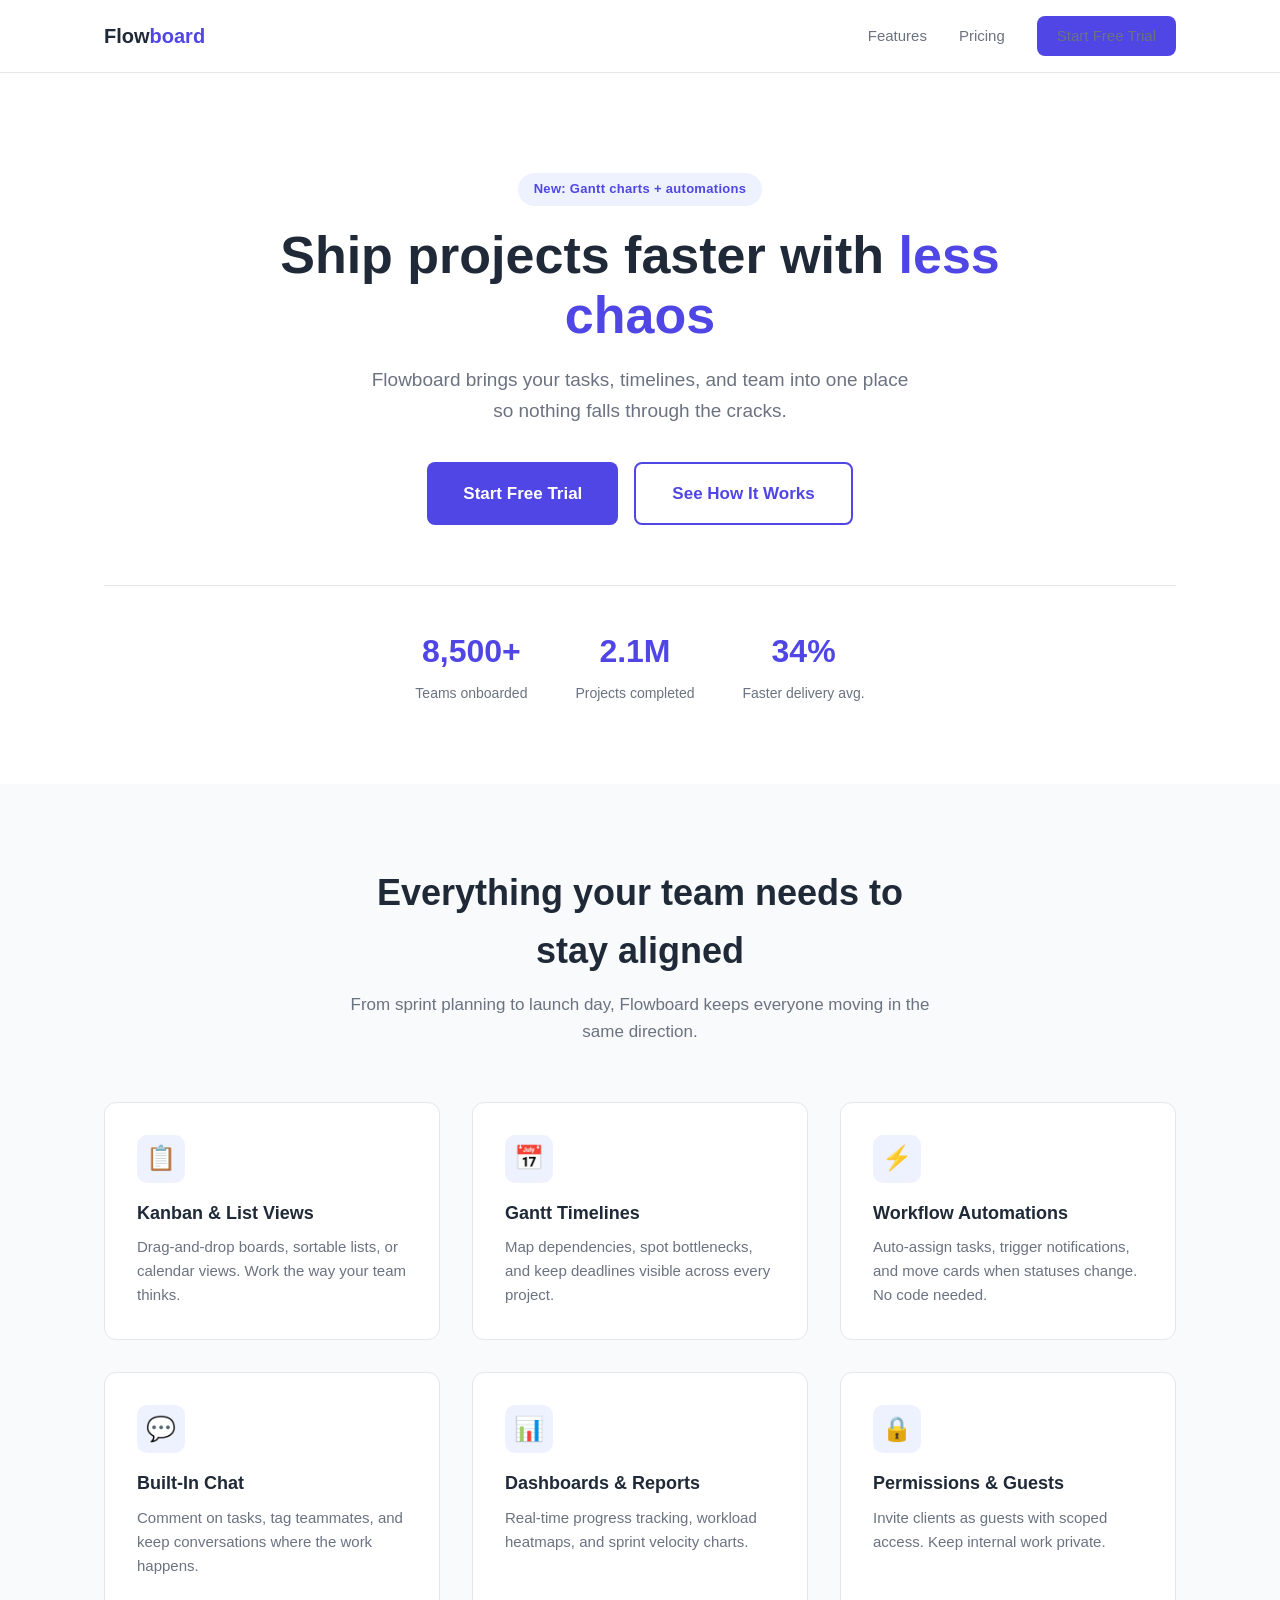
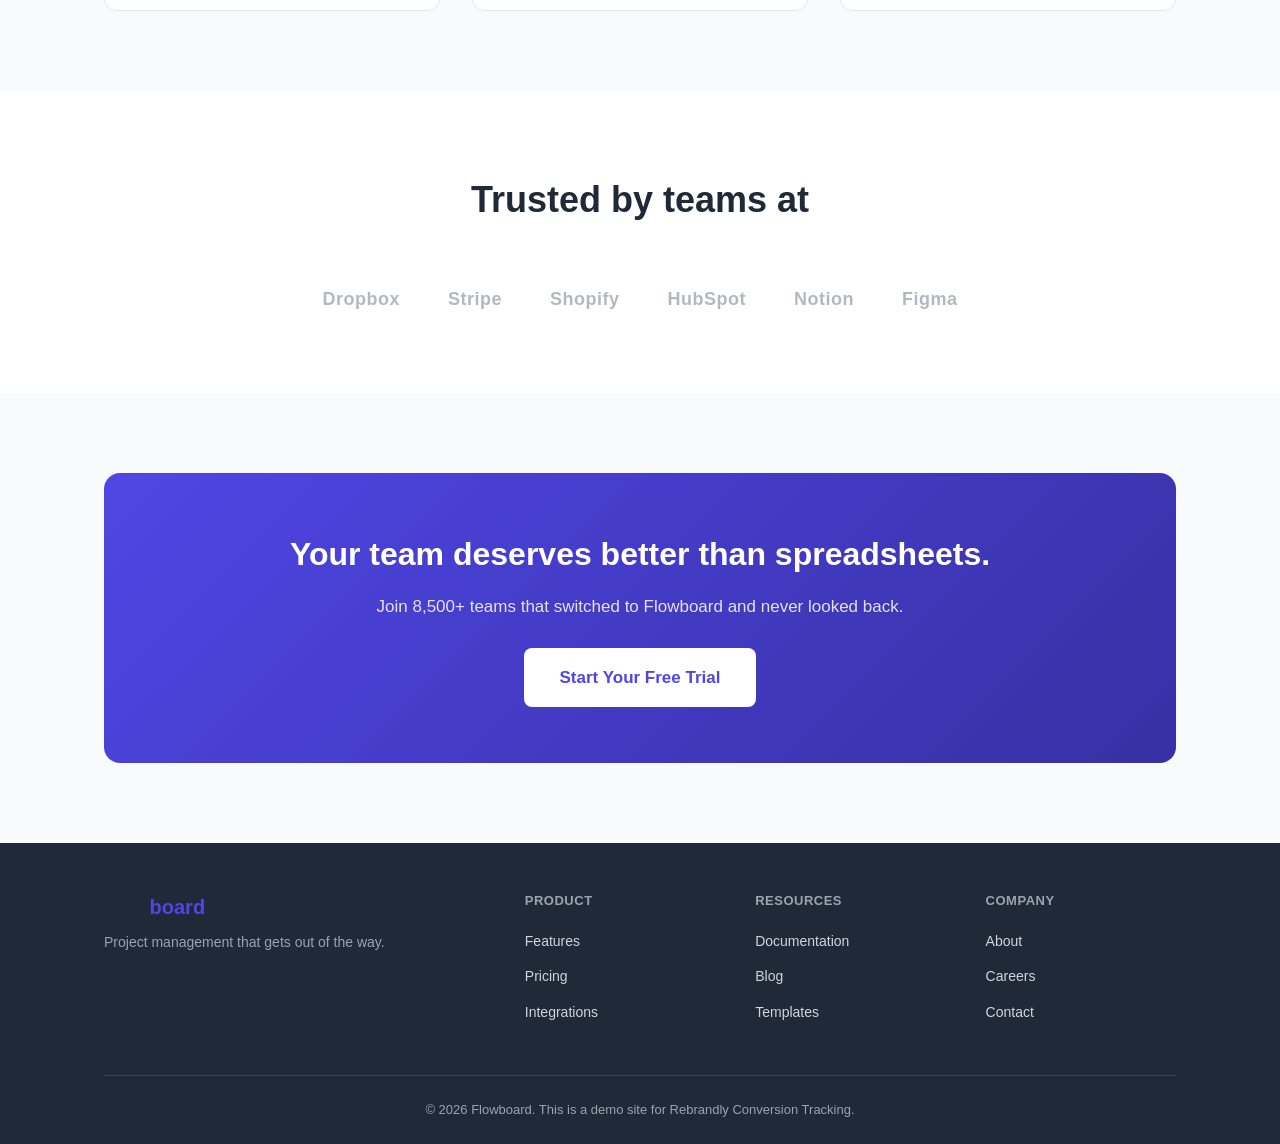
<file: index.html>
<!DOCTYPE html>
<html lang="en">
<head>
  <meta charset="UTF-8">
  <meta name="viewport" content="width=device-width, initial-scale=1.0">
  <title>Flowboard — Project Management for Modern Teams</title>
  <link rel="stylesheet" href="css/styles.css">

  <script src="https://cdn.test.rebrandly.com/sdk/v1/rbly.min.js" data-api-key="cf4e229e40244202b5a986dd4e06c159"></script>

</head>
<body>

  <!-- Nav -->
  <nav class="nav">
    <div class="container">
      <a href="index.html" class="nav__logo"><span>Flow</span>board</a>
      <ul class="nav__links">
        <li><a href="features.html">Features</a></li>
        <li><a href="pricing.html">Pricing</a></li>
        <li><a href="signup.html" class="btn btn--small btn--primary"
               data-ct-event="cta_click" data-ct-cta="nav">Start Free Trial</a></li>
      </ul>
    </div>
  </nav>

  <!-- Hero -->
  <section class="hero">
    <div class="container">
      <span class="hero__badge">New: Gantt charts + automations</span>
      <h1>Ship projects faster with <span>less chaos</span></h1>
      <p>Flowboard brings your tasks, timelines, and team into one place so nothing falls through the cracks.</p>
      <div class="hero__actions">
        <a href="signup.html" class="btn btn--primary btn--large"
           data-ct-event="cta_click" data-ct-cta="hero_primary">Start Free Trial</a>
        <a href="features.html" class="btn btn--secondary btn--large"
           data-ct-event="cta_click" data-ct-cta="hero_secondary">See How It Works</a>
      </div>
      <div class="hero__stats">
        <div>
          <div class="hero__stat-number">8,500+</div>
          <div class="hero__stat-label">Teams onboarded</div>
        </div>
        <div>
          <div class="hero__stat-number">2.1M</div>
          <div class="hero__stat-label">Projects completed</div>
        </div>
        <div>
          <div class="hero__stat-number">34%</div>
          <div class="hero__stat-label">Faster delivery avg.</div>
        </div>
      </div>
    </div>
  </section>

  <!-- Features Preview -->
  <section class="section section--alt">
    <div class="container">
      <div class="section__header">
        <h2>Everything your team needs to stay aligned</h2>
        <p>From sprint planning to launch day, Flowboard keeps everyone moving in the same direction.</p>
      </div>
      <div class="feature-grid">
        <div class="feature-card">
          <div class="feature-card__icon">&#128203;</div>
          <h3>Kanban & List Views</h3>
          <p>Drag-and-drop boards, sortable lists, or calendar views. Work the way your team thinks.</p>
        </div>
        <div class="feature-card">
          <div class="feature-card__icon">&#128197;</div>
          <h3>Gantt Timelines</h3>
          <p>Map dependencies, spot bottlenecks, and keep deadlines visible across every project.</p>
        </div>
        <div class="feature-card">
          <div class="feature-card__icon">&#9889;</div>
          <h3>Workflow Automations</h3>
          <p>Auto-assign tasks, trigger notifications, and move cards when statuses change. No code needed.</p>
        </div>
        <div class="feature-card">
          <div class="feature-card__icon">&#128172;</div>
          <h3>Built-In Chat</h3>
          <p>Comment on tasks, tag teammates, and keep conversations where the work happens.</p>
        </div>
        <div class="feature-card">
          <div class="feature-card__icon">&#128202;</div>
          <h3>Dashboards & Reports</h3>
          <p>Real-time progress tracking, workload heatmaps, and sprint velocity charts.</p>
        </div>
        <div class="feature-card">
          <div class="feature-card__icon">&#128274;</div>
          <h3>Permissions & Guests</h3>
          <p>Invite clients as guests with scoped access. Keep internal work private.</p>
        </div>
      </div>
    </div>
  </section>

  <!-- Social Proof -->
  <section class="section">
    <div class="container">
      <div class="section__header">
        <h2>Trusted by teams at</h2>
      </div>
      <div class="logos">
        <span>Dropbox</span>
        <span>Stripe</span>
        <span>Shopify</span>
        <span>HubSpot</span>
        <span>Notion</span>
        <span>Figma</span>
      </div>
    </div>
  </section>

  <!-- CTA Banner -->
  <section class="section section--alt">
    <div class="container">
      <div class="cta-banner">
        <h2>Your team deserves better than spreadsheets.</h2>
        <p>Join 8,500+ teams that switched to Flowboard and never looked back.</p>
        <a href="signup.html" class="btn btn--large"
           data-ct-event="cta_click" data-ct-cta="bottom_banner">Start Your Free Trial</a>
      </div>
    </div>
  </section>

  <!-- Footer -->
  <footer class="footer">
    <div class="container">
      <div class="footer__grid">
        <div class="footer__brand">
          <div class="nav__logo"><span>Flow</span>board</div>
          <p>Project management that gets out of the way.</p>
        </div>
        <div>
          <h4>Product</h4>
          <ul>
            <li><a href="features.html">Features</a></li>
            <li><a href="pricing.html">Pricing</a></li>
            <li><a href="#">Integrations</a></li>
          </ul>
        </div>
        <div>
          <h4>Resources</h4>
          <ul>
            <li><a href="#">Documentation</a></li>
            <li><a href="#">Blog</a></li>
            <li><a href="#">Templates</a></li>
          </ul>
        </div>
        <div>
          <h4>Company</h4>
          <ul>
            <li><a href="#">About</a></li>
            <li><a href="#">Careers</a></li>
            <li><a href="#">Contact</a></li>
          </ul>
        </div>
      </div>
      <div class="footer__bottom">
        &copy; 2026 Flowboard. This is a demo site for Rebrandly Conversion Tracking.
      </div>
    </div>
  </footer>

  <script src="js/demo-events.js"></script>
</body>
</html>
</file>
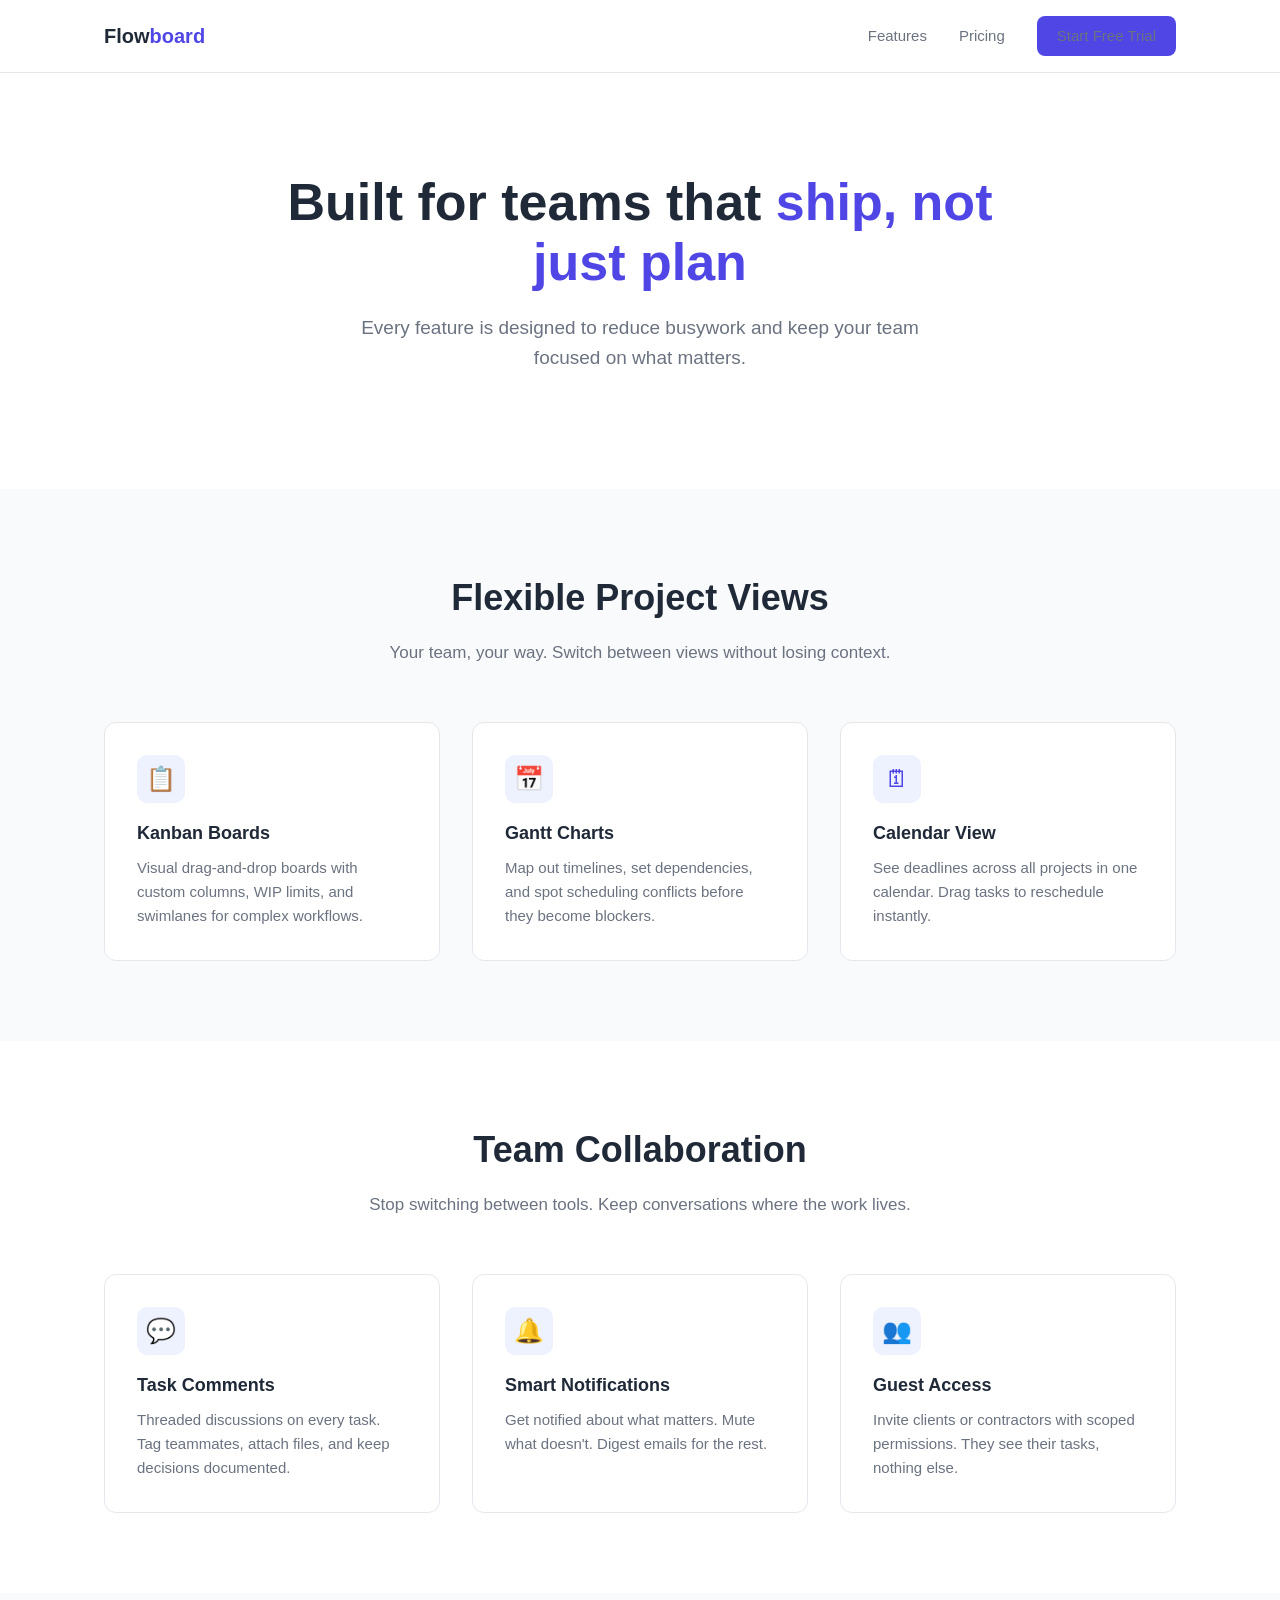
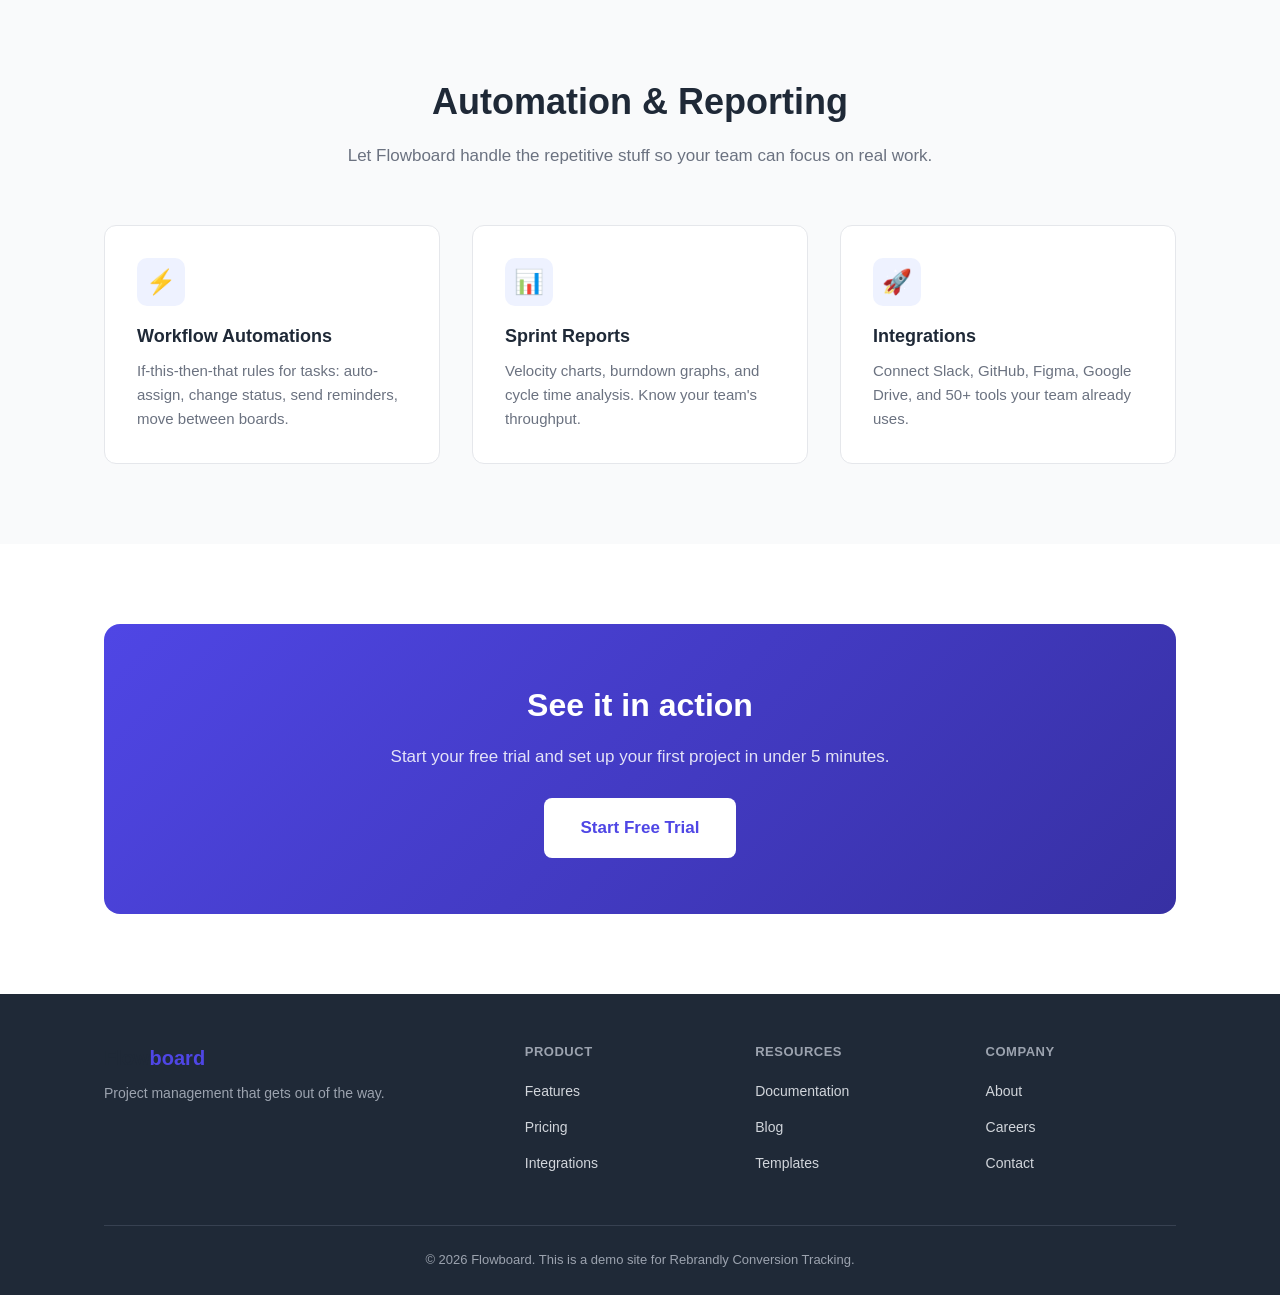
<file: features.html>
<!DOCTYPE html>
<html lang="en">
<head>
  <meta charset="UTF-8">
  <meta name="viewport" content="width=device-width, initial-scale=1.0">
  <title>Features — Flowboard</title>
  <link rel="stylesheet" href="css/styles.css">

  <script src="https://cdn.test.rebrandly.com/sdk/v1/rbly.min.js" data-api-key="cf4e229e40244202b5a986dd4e06c159"></script>

</head>
<body>

  <!-- Nav -->
  <nav class="nav">
    <div class="container">
      <a href="index.html" class="nav__logo"><span>Flow</span>board</a>
      <ul class="nav__links">
        <li><a href="features.html">Features</a></li>
        <li><a href="pricing.html">Pricing</a></li>
        <li><a href="signup.html" class="btn btn--small btn--primary"
               data-ct-event="cta_click" data-ct-cta="nav">Start Free Trial</a></li>
      </ul>
    </div>
  </nav>

  <!-- Hero -->
  <section class="hero">
    <div class="container">
      <h1>Built for teams that <span>ship, not just plan</span></h1>
      <p>Every feature is designed to reduce busywork and keep your team focused on what matters.</p>
    </div>
  </section>

  <!-- Feature Sections -->
  <section class="section section--alt">
    <div class="container">
      <div class="section__header">
        <h2>Flexible Project Views</h2>
        <p>Your team, your way. Switch between views without losing context.</p>
      </div>
      <div class="feature-grid">
        <div class="feature-card">
          <div class="feature-card__icon">&#128203;</div>
          <h3>Kanban Boards</h3>
          <p>Visual drag-and-drop boards with custom columns, WIP limits, and swimlanes for complex workflows.</p>
        </div>
        <div class="feature-card">
          <div class="feature-card__icon">&#128197;</div>
          <h3>Gantt Charts</h3>
          <p>Map out timelines, set dependencies, and spot scheduling conflicts before they become blockers.</p>
        </div>
        <div class="feature-card">
          <div class="feature-card__icon">&#128467;</div>
          <h3>Calendar View</h3>
          <p>See deadlines across all projects in one calendar. Drag tasks to reschedule instantly.</p>
        </div>
      </div>
    </div>
  </section>

  <section class="section">
    <div class="container">
      <div class="section__header">
        <h2>Team Collaboration</h2>
        <p>Stop switching between tools. Keep conversations where the work lives.</p>
      </div>
      <div class="feature-grid">
        <div class="feature-card">
          <div class="feature-card__icon">&#128172;</div>
          <h3>Task Comments</h3>
          <p>Threaded discussions on every task. Tag teammates, attach files, and keep decisions documented.</p>
        </div>
        <div class="feature-card">
          <div class="feature-card__icon">&#128276;</div>
          <h3>Smart Notifications</h3>
          <p>Get notified about what matters. Mute what doesn't. Digest emails for the rest.</p>
        </div>
        <div class="feature-card">
          <div class="feature-card__icon">&#128101;</div>
          <h3>Guest Access</h3>
          <p>Invite clients or contractors with scoped permissions. They see their tasks, nothing else.</p>
        </div>
      </div>
    </div>
  </section>

  <section class="section section--alt">
    <div class="container">
      <div class="section__header">
        <h2>Automation & Reporting</h2>
        <p>Let Flowboard handle the repetitive stuff so your team can focus on real work.</p>
      </div>
      <div class="feature-grid">
        <div class="feature-card">
          <div class="feature-card__icon">&#9889;</div>
          <h3>Workflow Automations</h3>
          <p>If-this-then-that rules for tasks: auto-assign, change status, send reminders, move between boards.</p>
        </div>
        <div class="feature-card">
          <div class="feature-card__icon">&#128202;</div>
          <h3>Sprint Reports</h3>
          <p>Velocity charts, burndown graphs, and cycle time analysis. Know your team's throughput.</p>
        </div>
        <div class="feature-card">
          <div class="feature-card__icon">&#128640;</div>
          <h3>Integrations</h3>
          <p>Connect Slack, GitHub, Figma, Google Drive, and 50+ tools your team already uses.</p>
        </div>
      </div>
    </div>
  </section>

  <!-- CTA -->
  <section class="section">
    <div class="container">
      <div class="cta-banner">
        <h2>See it in action</h2>
        <p>Start your free trial and set up your first project in under 5 minutes.</p>
        <a href="signup.html" class="btn btn--large"
           data-ct-event="cta_click" data-ct-cta="features_bottom">Start Free Trial</a>
      </div>
    </div>
  </section>

  <!-- Footer -->
  <footer class="footer">
    <div class="container">
      <div class="footer__grid">
        <div class="footer__brand">
          <div class="nav__logo"><span>Flow</span>board</div>
          <p>Project management that gets out of the way.</p>
        </div>
        <div>
          <h4>Product</h4>
          <ul>
            <li><a href="features.html">Features</a></li>
            <li><a href="pricing.html">Pricing</a></li>
            <li><a href="#">Integrations</a></li>
          </ul>
        </div>
        <div>
          <h4>Resources</h4>
          <ul>
            <li><a href="#">Documentation</a></li>
            <li><a href="#">Blog</a></li>
            <li><a href="#">Templates</a></li>
          </ul>
        </div>
        <div>
          <h4>Company</h4>
          <ul>
            <li><a href="#">About</a></li>
            <li><a href="#">Careers</a></li>
            <li><a href="#">Contact</a></li>
          </ul>
        </div>
      </div>
      <div class="footer__bottom">
        &copy; 2026 Flowboard. This is a demo site for Rebrandly Conversion Tracking.
      </div>
    </div>
  </footer>

  <script src="js/demo-events.js"></script>
</body>
</html>
</file>
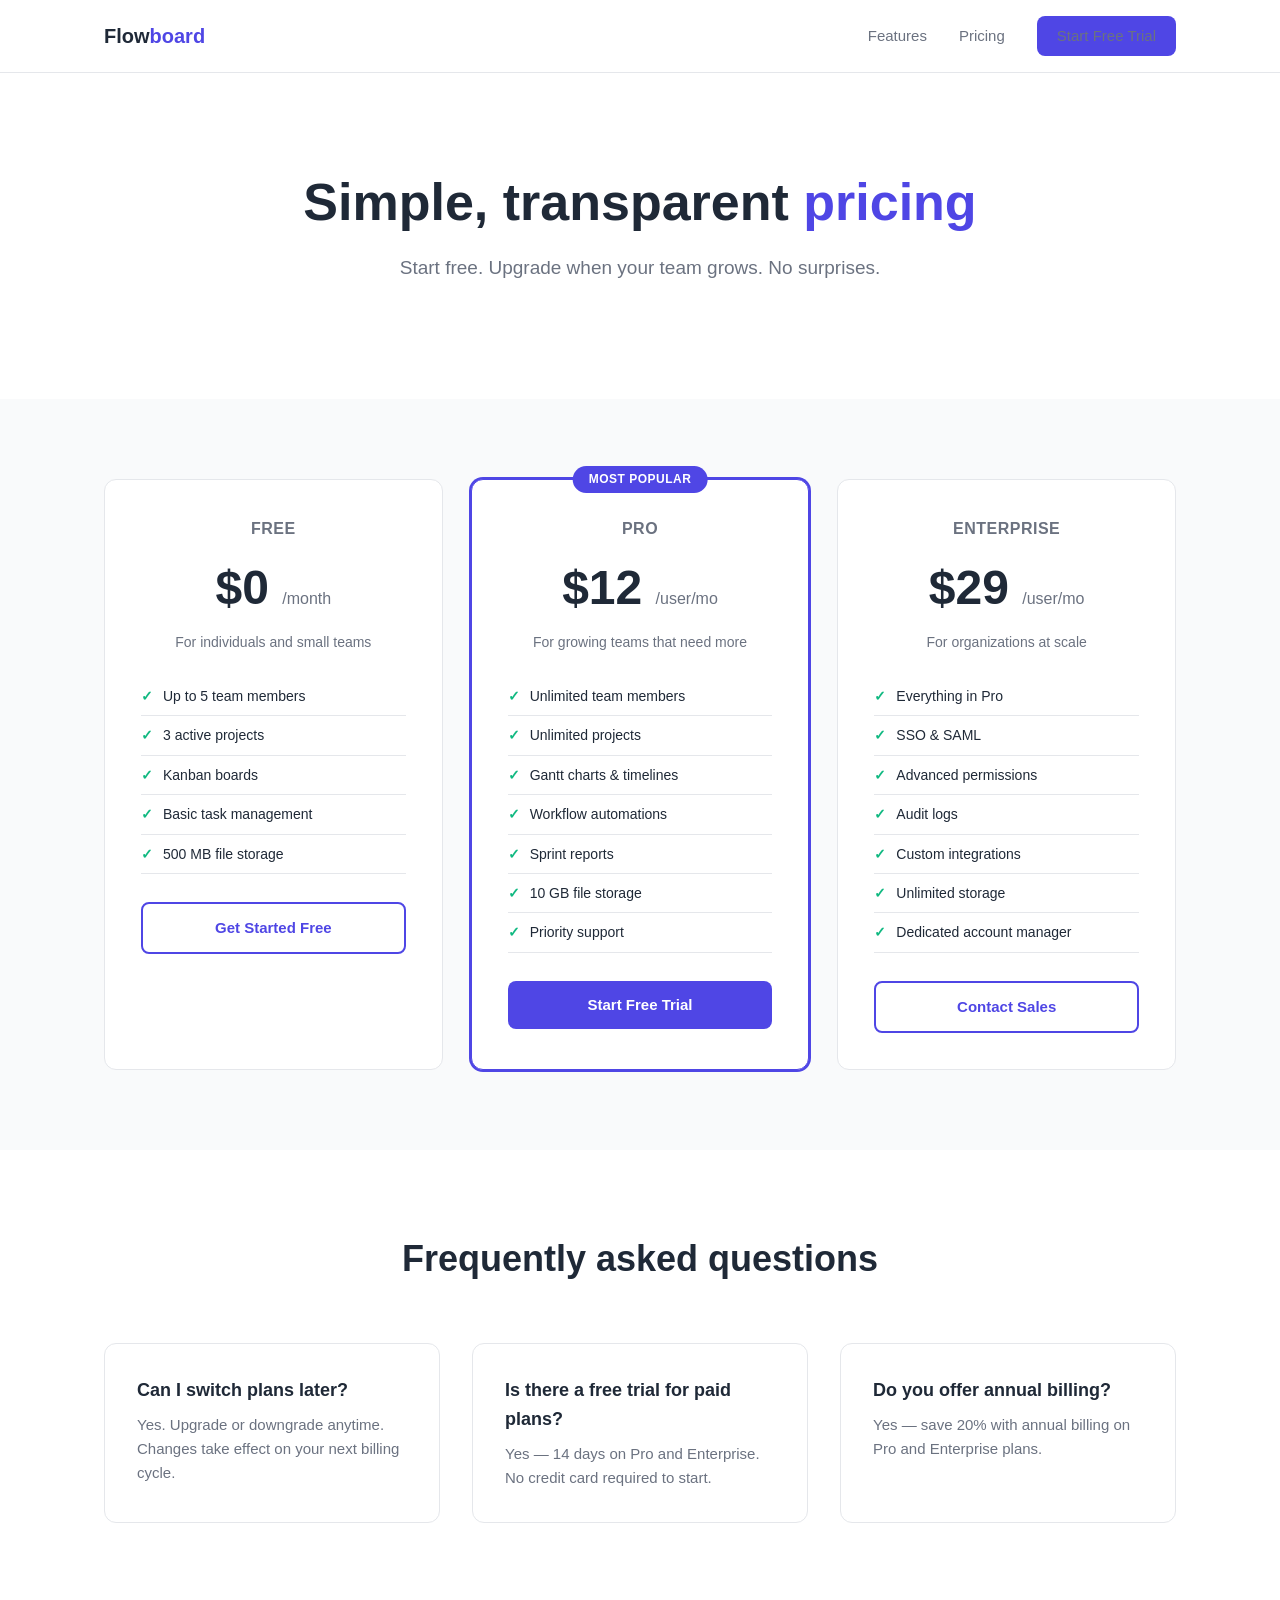
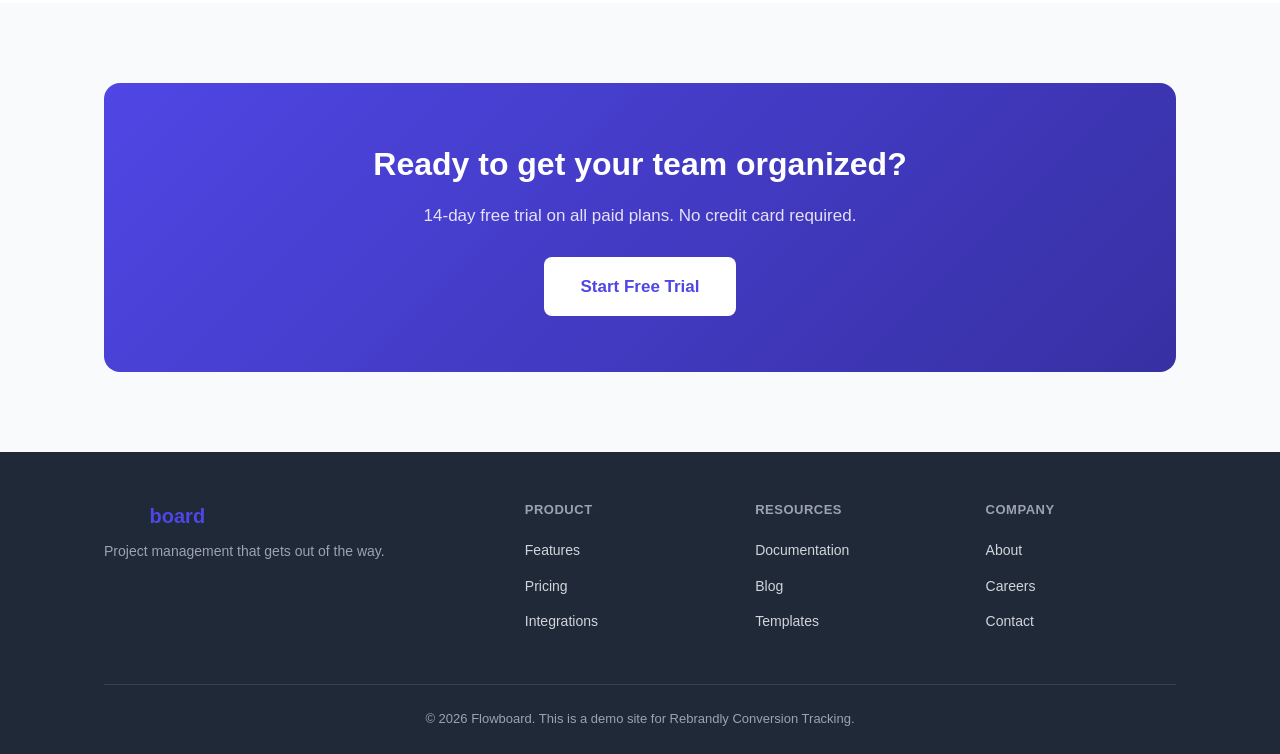
<file: pricing.html>
<!DOCTYPE html>
<html lang="en">
<head>
  <meta charset="UTF-8">
  <meta name="viewport" content="width=device-width, initial-scale=1.0">
  <title>Pricing — Flowboard</title>
  <link rel="stylesheet" href="css/styles.css">

  <script src="https://cdn.test.rebrandly.com/sdk/v1/rbly.min.js" data-api-key="cf4e229e40244202b5a986dd4e06c159"></script>

</head>
<body>

  <!-- Nav -->
  <nav class="nav">
    <div class="container">
      <a href="index.html" class="nav__logo"><span>Flow</span>board</a>
      <ul class="nav__links">
        <li><a href="features.html">Features</a></li>
        <li><a href="pricing.html">Pricing</a></li>
        <li><a href="signup.html" class="btn btn--small btn--primary">Start Free Trial</a></li>
      </ul>
    </div>
  </nav>

  <!-- Pricing Hero -->
  <section class="hero">
    <div class="container">
      <h1>Simple, transparent <span>pricing</span></h1>
      <p>Start free. Upgrade when your team grows. No surprises.</p>
    </div>
  </section>

  <!-- Pricing Cards -->
  <section class="section section--alt">
    <div class="container">
      <div class="pricing-grid">

        <!-- Free -->
        <div class="pricing-card">
          <div class="pricing-card__name">Free</div>
          <div class="pricing-card__price">$0 <span>/month</span></div>
          <div class="pricing-card__desc">For individuals and small teams</div>
          <ul class="pricing-card__features">
            <li>Up to 5 team members</li>
            <li>3 active projects</li>
            <li>Kanban boards</li>
            <li>Basic task management</li>
            <li>500 MB file storage</li>
          </ul>
          <a href="signup.html?plan=free" class="btn btn--secondary">Get Started Free</a>
        </div>

        <!-- Pro -->
        <div class="pricing-card pricing-card--featured">
          <div class="pricing-card__name">Pro</div>
          <div class="pricing-card__price">$12 <span>/user/mo</span></div>
          <div class="pricing-card__desc">For growing teams that need more</div>
          <ul class="pricing-card__features">
            <li>Unlimited team members</li>
            <li>Unlimited projects</li>
            <li>Gantt charts & timelines</li>
            <li>Workflow automations</li>
            <li>Sprint reports</li>
            <li>10 GB file storage</li>
            <li>Priority support</li>
          </ul>
          <a href="signup.html?plan=pro" class="btn btn--primary">Start Free Trial</a>
        </div>

        <!-- Enterprise -->
        <div class="pricing-card">
          <div class="pricing-card__name">Enterprise</div>
          <div class="pricing-card__price">$29 <span>/user/mo</span></div>
          <div class="pricing-card__desc">For organizations at scale</div>
          <ul class="pricing-card__features">
            <li>Everything in Pro</li>
            <li>SSO & SAML</li>
            <li>Advanced permissions</li>
            <li>Audit logs</li>
            <li>Custom integrations</li>
            <li>Unlimited storage</li>
            <li>Dedicated account manager</li>
          </ul>
          <a href="signup.html?plan=enterprise" class="btn btn--secondary">Contact Sales</a>
        </div>

      </div>
    </div>
  </section>

  <!-- FAQ -->
  <section class="section">
    <div class="container">
      <div class="section__header">
        <h2>Frequently asked questions</h2>
      </div>
      <div class="feature-grid">
        <div class="feature-card">
          <h3>Can I switch plans later?</h3>
          <p>Yes. Upgrade or downgrade anytime. Changes take effect on your next billing cycle.</p>
        </div>
        <div class="feature-card">
          <h3>Is there a free trial for paid plans?</h3>
          <p>Yes — 14 days on Pro and Enterprise. No credit card required to start.</p>
        </div>
        <div class="feature-card">
          <h3>Do you offer annual billing?</h3>
          <p>Yes — save 20% with annual billing on Pro and Enterprise plans.</p>
        </div>
      </div>
    </div>
  </section>

  <!-- CTA -->
  <section class="section section--alt">
    <div class="container">
      <div class="cta-banner">
        <h2>Ready to get your team organized?</h2>
        <p>14-day free trial on all paid plans. No credit card required.</p>
        <a href="signup.html" class="btn btn--large">Start Free Trial</a>
      </div>
    </div>
  </section>

  <!-- Footer -->
  <footer class="footer">
    <div class="container">
      <div class="footer__grid">
        <div class="footer__brand">
          <div class="nav__logo"><span>Flow</span>board</div>
          <p>Project management that gets out of the way.</p>
        </div>
        <div>
          <h4>Product</h4>
          <ul>
            <li><a href="features.html">Features</a></li>
            <li><a href="pricing.html">Pricing</a></li>
            <li><a href="#">Integrations</a></li>
          </ul>
        </div>
        <div>
          <h4>Resources</h4>
          <ul>
            <li><a href="#">Documentation</a></li>
            <li><a href="#">Blog</a></li>
            <li><a href="#">Templates</a></li>
          </ul>
        </div>
        <div>
          <h4>Company</h4>
          <ul>
            <li><a href="#">About</a></li>
            <li><a href="#">Careers</a></li>
            <li><a href="#">Contact</a></li>
          </ul>
        </div>
      </div>
      <div class="footer__bottom">
        &copy; 2026 Flowboard. This is a demo site for Rebrandly Conversion Tracking.
      </div>
    </div>
  </footer>

  <script src="js/demo-events.js"></script>
</body>
</html>
</file>
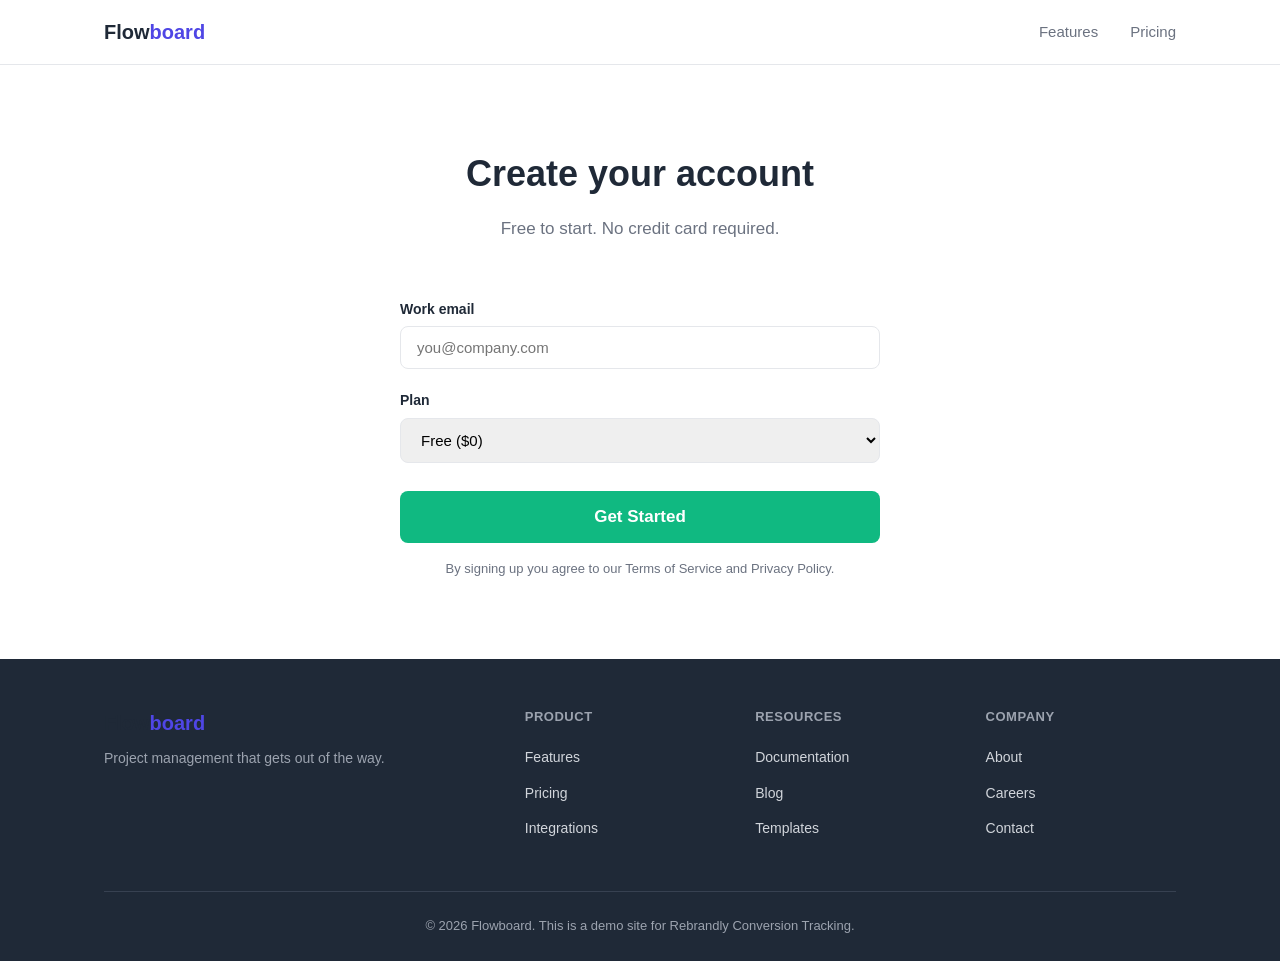
<file: signup.html>
<!DOCTYPE html>
<html lang="en">
<head>
  <meta charset="UTF-8">
  <meta name="viewport" content="width=device-width, initial-scale=1.0">
  <title>Sign Up — Flowboard</title>
  <link rel="stylesheet" href="css/styles.css">

  <script src="https://cdn.test.rebrandly.com/sdk/v1/rbly.min.js" data-api-key="cf4e229e40244202b5a986dd4e06c159"></script>

</head>
<body>

  <!-- Nav -->
  <nav class="nav">
    <div class="container">
      <a href="index.html" class="nav__logo"><span>Flow</span>board</a>
      <ul class="nav__links">
        <li><a href="features.html">Features</a></li>
        <li><a href="pricing.html">Pricing</a></li>
      </ul>
    </div>
  </nav>

  <!-- Signup Form -->
  <section class="section">
    <div class="container">
      <div class="section__header">
        <h2>Create your account</h2>
        <p>Free to start. No credit card required.</p>
      </div>

      <div class="form-container">
        <form id="signup-form">

          <div class="form-group">
            <label for="email">Work email</label>
            <input type="email" id="email" name="email" placeholder="you@company.com" required>
          </div>

          <div class="form-group">
            <label for="plan">Plan</label>
            <select id="plan" name="plan">
              <option value="free">Free ($0)</option>
              <option value="pro">Pro ($12/user/mo)</option>
              <option value="enterprise">Enterprise ($29/user/mo)</option>
            </select>
          </div>

          <button type="submit" class="btn btn--accent btn--large" style="width:100%; margin-top: 8px;">
            Get Started
          </button>

          <p style="text-align:center; font-size:13px; color:var(--text-light); margin-top:16px;">
            By signing up you agree to our Terms of Service and Privacy Policy.
          </p>

        </form>
      </div>
    </div>
  </section>

  <!-- Footer -->
  <footer class="footer">
    <div class="container">
      <div class="footer__grid">
        <div class="footer__brand">
          <div class="nav__logo"><span>Flow</span>board</div>
          <p>Project management that gets out of the way.</p>
        </div>
        <div>
          <h4>Product</h4>
          <ul>
            <li><a href="features.html">Features</a></li>
            <li><a href="pricing.html">Pricing</a></li>
            <li><a href="#">Integrations</a></li>
          </ul>
        </div>
        <div>
          <h4>Resources</h4>
          <ul>
            <li><a href="#">Documentation</a></li>
            <li><a href="#">Blog</a></li>
            <li><a href="#">Templates</a></li>
          </ul>
        </div>
        <div>
          <h4>Company</h4>
          <ul>
            <li><a href="#">About</a></li>
            <li><a href="#">Careers</a></li>
            <li><a href="#">Contact</a></li>
          </ul>
        </div>
      </div>
      <div class="footer__bottom">
        &copy; 2026 Flowboard. This is a demo site for Rebrandly Conversion Tracking.
      </div>
    </div>
  </footer>

  <script src="js/demo-events.js"></script>

  <!-- Pre-select plan from URL param -->
  <script>
    var params = new URLSearchParams(window.location.search);
    var planParam = params.get('plan');
    if (planParam) {
      var planSelect = document.getElementById('plan');
      if (planSelect) planSelect.value = planParam;
    }
  </script>
</body>
</html>
</file>
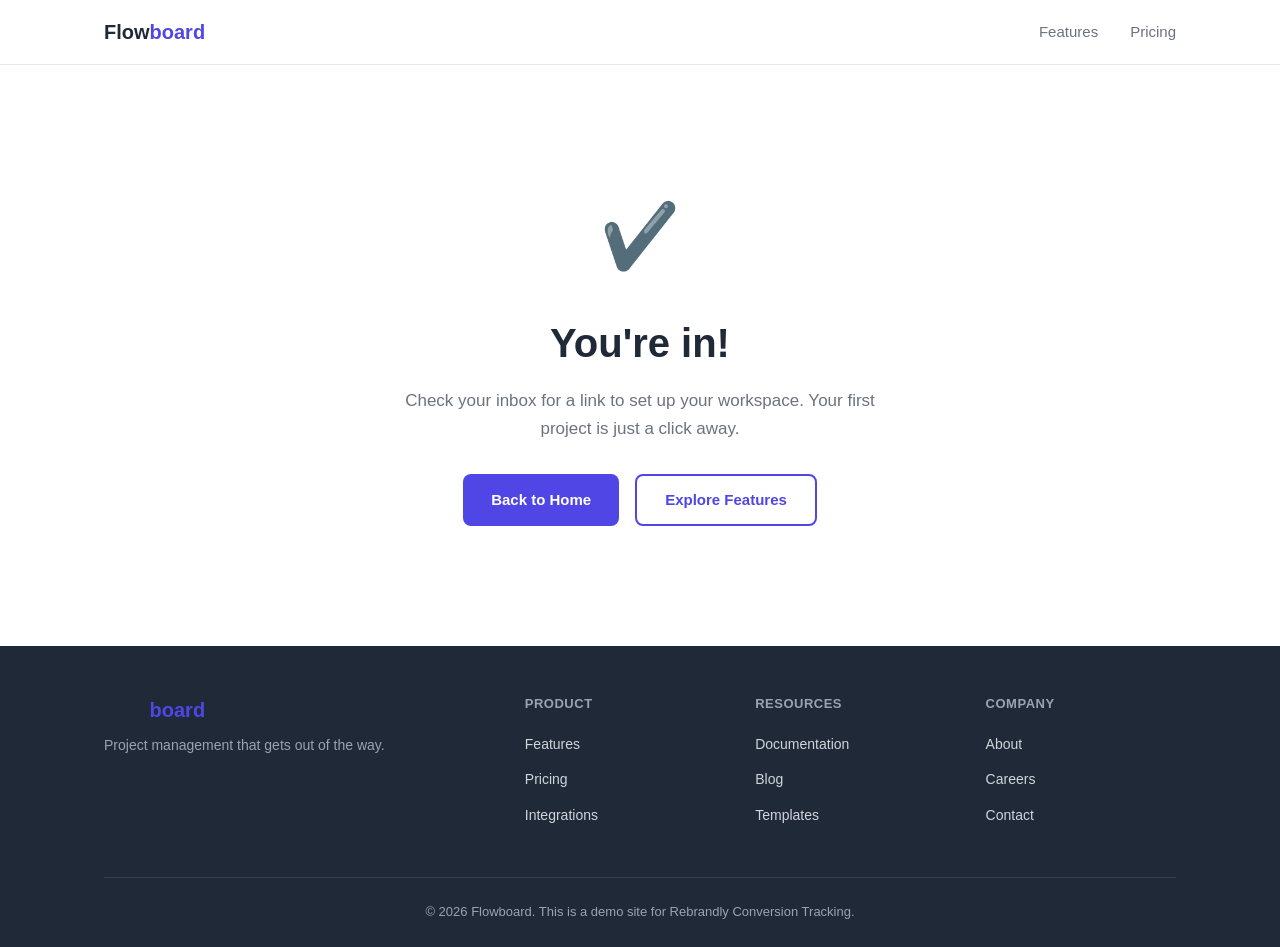
<file: thankyou.html>
<!DOCTYPE html>
<html lang="en">
<head>
  <meta charset="UTF-8">
  <meta name="viewport" content="width=device-width, initial-scale=1.0">
  <title>Welcome! — Flowboard</title>
  <link rel="stylesheet" href="css/styles.css">

  <script src="https://cdn.test.rebrandly.com/sdk/v1/rbly.min.js" data-api-key="cf4e229e40244202b5a986dd4e06c159"></script>

</head>
<body>

  <!-- Nav -->
  <nav class="nav">
    <div class="container">
      <a href="index.html" class="nav__logo"><span>Flow</span>board</a>
      <ul class="nav__links">
        <li><a href="features.html">Features</a></li>
        <li><a href="pricing.html">Pricing</a></li>
      </ul>
    </div>
  </nav>

  <!-- Thank You -->
  <section class="thankyou">
    <div class="container">
      <div class="thankyou__icon">&#10004;&#65039;</div>
      <h1>You're in!</h1>
      <p>Check your inbox for a link to set up your workspace. Your first project is just a click away.</p>
      <div style="display:flex; gap:16px; justify-content:center; flex-wrap:wrap;">
        <a href="index.html" class="btn btn--primary">Back to Home</a>
        <a href="features.html" class="btn btn--secondary">Explore Features</a>
      </div>
    </div>
  </section>

  <!-- Footer -->
  <footer class="footer">
    <div class="container">
      <div class="footer__grid">
        <div class="footer__brand">
          <div class="nav__logo"><span>Flow</span>board</div>
          <p>Project management that gets out of the way.</p>
        </div>
        <div>
          <h4>Product</h4>
          <ul>
            <li><a href="features.html">Features</a></li>
            <li><a href="pricing.html">Pricing</a></li>
            <li><a href="#">Integrations</a></li>
          </ul>
        </div>
        <div>
          <h4>Resources</h4>
          <ul>
            <li><a href="#">Documentation</a></li>
            <li><a href="#">Blog</a></li>
            <li><a href="#">Templates</a></li>
          </ul>
        </div>
        <div>
          <h4>Company</h4>
          <ul>
            <li><a href="#">About</a></li>
            <li><a href="#">Careers</a></li>
            <li><a href="#">Contact</a></li>
          </ul>
        </div>
      </div>
      <div class="footer__bottom">
        &copy; 2026 Flowboard. This is a demo site for Rebrandly Conversion Tracking.
      </div>
    </div>
  </footer>

  <script src="js/demo-events.js"></script>
</body>
</html>
</file>
<file: css/styles.css>
/* ===== Reset & Base ===== */
*, *::before, *::after { box-sizing: border-box; margin: 0; padding: 0; }

:root {
  --primary: #4F46E5;
  --primary-dark: #3730A3;
  --primary-light: #EEF2FF;
  --accent: #10B981;
  --accent-dark: #059669;
  --text: #1F2937;
  --text-light: #6B7280;
  --bg: #FFFFFF;
  --bg-alt: #F9FAFB;
  --border: #E5E7EB;
  --radius: 8px;
  --shadow: 0 1px 3px rgba(0,0,0,.1), 0 1px 2px rgba(0,0,0,.06);
  --shadow-lg: 0 10px 15px -3px rgba(0,0,0,.1), 0 4px 6px -2px rgba(0,0,0,.05);
}

html { scroll-behavior: smooth; }
body {
  font-family: -apple-system, BlinkMacSystemFont, 'Segoe UI', Roboto, 'Helvetica Neue', Arial, sans-serif;
  color: var(--text);
  background: var(--bg);
  line-height: 1.6;
  -webkit-font-smoothing: antialiased;
}

a { color: var(--primary); text-decoration: none; }
a:hover { color: var(--primary-dark); }
img { max-width: 100%; display: block; }

/* ===== Layout ===== */
.container { max-width: 1120px; margin: 0 auto; padding: 0 24px; }
.section { padding: 80px 0; }
.section--alt { background: var(--bg-alt); }

/* ===== Nav ===== */
.nav {
  position: sticky; top: 0; z-index: 100;
  background: rgba(255,255,255,.95); backdrop-filter: blur(8px);
  border-bottom: 1px solid var(--border);
  padding: 16px 0;
}
.nav .container { display: flex; align-items: center; justify-content: space-between; }
.nav__logo { font-size: 20px; font-weight: 700; color: var(--primary); }
.nav__logo span { color: var(--text); }
.nav__links { display: flex; gap: 32px; align-items: center; list-style: none; }
.nav__links a { color: var(--text-light); font-size: 15px; font-weight: 500; transition: color .15s; }
.nav__links a:hover { color: var(--primary); }

/* ===== Buttons ===== */
.btn {
  display: inline-flex; align-items: center; justify-content: center;
  padding: 12px 28px; border-radius: var(--radius); font-size: 15px; font-weight: 600;
  cursor: pointer; border: none; transition: all .15s ease;
}
.btn--primary { background: var(--primary); color: #fff; }
.btn--primary:hover { background: var(--primary-dark); color: #fff; transform: translateY(-1px); box-shadow: var(--shadow-lg); }
.btn--secondary { background: var(--bg); color: var(--primary); border: 2px solid var(--primary); }
.btn--secondary:hover { background: var(--primary-light); color: var(--primary-dark); }
.btn--accent { background: var(--accent); color: #fff; }
.btn--accent:hover { background: var(--accent-dark); color: #fff; transform: translateY(-1px); box-shadow: var(--shadow-lg); }
.btn--large { padding: 16px 36px; font-size: 17px; }
.btn--small { padding: 8px 20px; font-size: 14px; }

/* ===== Hero ===== */
.hero { padding: 100px 0 80px; text-align: center; }
.hero__badge {
  display: inline-block; padding: 6px 16px; border-radius: 50px;
  background: var(--primary-light); color: var(--primary); font-size: 13px; font-weight: 600;
  margin-bottom: 20px; letter-spacing: .3px;
}
.hero h1 { font-size: 52px; line-height: 1.15; font-weight: 800; margin-bottom: 20px; max-width: 720px; margin-left: auto; margin-right: auto; }
.hero h1 span { color: var(--primary); }
.hero p { font-size: 19px; color: var(--text-light); max-width: 560px; margin: 0 auto 36px; }
.hero__actions { display: flex; gap: 16px; justify-content: center; flex-wrap: wrap; }
.hero__stats { display: flex; gap: 48px; justify-content: center; margin-top: 60px; padding-top: 40px; border-top: 1px solid var(--border); }
.hero__stat-number { font-size: 32px; font-weight: 800; color: var(--primary); }
.hero__stat-label { font-size: 14px; color: var(--text-light); margin-top: 4px; }

/* ===== Feature Grid ===== */
.section__header { text-align: center; max-width: 600px; margin: 0 auto 56px; }
.section__header h2 { font-size: 36px; font-weight: 800; margin-bottom: 12px; }
.section__header p { font-size: 17px; color: var(--text-light); }
.feature-grid { display: grid; grid-template-columns: repeat(3, 1fr); gap: 32px; }
.feature-card {
  background: var(--bg); border: 1px solid var(--border); border-radius: 12px;
  padding: 32px; transition: box-shadow .2s, transform .2s;
}
.feature-card:hover { box-shadow: var(--shadow-lg); transform: translateY(-2px); }
.feature-card__icon {
  width: 48px; height: 48px; border-radius: 10px; display: flex; align-items: center; justify-content: center;
  font-size: 24px; margin-bottom: 16px; background: var(--primary-light); color: var(--primary);
}
.feature-card h3 { font-size: 18px; font-weight: 700; margin-bottom: 8px; }
.feature-card p { font-size: 15px; color: var(--text-light); }

/* ===== Social Proof ===== */
.logos { display: flex; gap: 48px; justify-content: center; align-items: center; flex-wrap: wrap; opacity: .5; }
.logos span { font-size: 18px; font-weight: 700; color: var(--text-light); letter-spacing: .5px; }

/* ===== Pricing ===== */
.pricing-grid { display: grid; grid-template-columns: repeat(3, 1fr); gap: 28px; }
.pricing-card {
  background: var(--bg); border: 1px solid var(--border); border-radius: 12px;
  padding: 36px; text-align: center; position: relative; transition: box-shadow .2s;
}
.pricing-card:hover { box-shadow: var(--shadow-lg); }
.pricing-card--featured { border-color: var(--primary); box-shadow: 0 0 0 2px var(--primary); }
.pricing-card--featured::before {
  content: "Most Popular"; position: absolute; top: -14px; left: 50%; transform: translateX(-50%);
  background: var(--primary); color: #fff; padding: 4px 16px; border-radius: 50px;
  font-size: 12px; font-weight: 700; text-transform: uppercase; letter-spacing: .5px;
}
.pricing-card__name { font-size: 16px; font-weight: 600; color: var(--text-light); margin-bottom: 8px; text-transform: uppercase; letter-spacing: .5px; }
.pricing-card__price { font-size: 48px; font-weight: 800; margin-bottom: 4px; }
.pricing-card__price span { font-size: 16px; font-weight: 500; color: var(--text-light); }
.pricing-card__desc { font-size: 14px; color: var(--text-light); margin-bottom: 24px; }
.pricing-card__features { list-style: none; text-align: left; margin-bottom: 28px; }
.pricing-card__features li { padding: 8px 0; font-size: 14px; color: var(--text); border-bottom: 1px solid var(--border); }
.pricing-card__features li::before { content: "\2713"; color: var(--accent); font-weight: 700; margin-right: 10px; }
.pricing-card .btn { width: 100%; }

/* ===== CTA Banner ===== */
.cta-banner {
  background: linear-gradient(135deg, var(--primary), var(--primary-dark));
  border-radius: 16px; padding: 56px; text-align: center; color: #fff;
}
.cta-banner h2 { font-size: 32px; font-weight: 800; margin-bottom: 12px; }
.cta-banner p { font-size: 17px; opacity: .85; margin-bottom: 28px; }
.cta-banner .btn { background: #fff; color: var(--primary); }
.cta-banner .btn:hover { background: #f0f0ff; transform: translateY(-1px); }

/* ===== Form ===== */
.form-container { max-width: 480px; margin: 0 auto; }
.form-group { margin-bottom: 20px; }
.form-group label { display: block; font-size: 14px; font-weight: 600; margin-bottom: 6px; }
.form-group input, .form-group select {
  width: 100%; padding: 12px 16px; border: 1px solid var(--border); border-radius: var(--radius);
  font-size: 15px; transition: border-color .15s;
}
.form-group input:focus, .form-group select:focus { outline: none; border-color: var(--primary); box-shadow: 0 0 0 3px rgba(79,70,229,.1); }
.form-row { display: grid; grid-template-columns: 1fr 1fr; gap: 16px; }

/* ===== Thank You ===== */
.thankyou { text-align: center; padding: 120px 0; }
.thankyou__icon { font-size: 64px; margin-bottom: 24px; }
.thankyou h1 { font-size: 40px; font-weight: 800; margin-bottom: 12px; }
.thankyou p { font-size: 17px; color: var(--text-light); max-width: 480px; margin: 0 auto 32px; }

/* ===== Footer ===== */
.footer { background: var(--text); color: #fff; padding: 48px 0 24px; }
.footer__grid { display: grid; grid-template-columns: 2fr 1fr 1fr 1fr; gap: 40px; margin-bottom: 40px; }
.footer__brand p { color: #9CA3AF; font-size: 14px; margin-top: 8px; }
.footer h4 { font-size: 13px; text-transform: uppercase; letter-spacing: .5px; margin-bottom: 16px; color: #9CA3AF; }
.footer ul { list-style: none; }
.footer ul li { margin-bottom: 10px; }
.footer ul a { color: #D1D5DB; font-size: 14px; }
.footer ul a:hover { color: #fff; }
.footer__bottom { border-top: 1px solid #374151; padding-top: 24px; text-align: center; font-size: 13px; color: #9CA3AF; }

/* ===== Responsive ===== */
@media (max-width: 768px) {
  .hero h1 { font-size: 32px; }
  .hero__stats { flex-direction: column; gap: 24px; }
  .feature-grid, .pricing-grid { grid-template-columns: 1fr; }
  .footer__grid { grid-template-columns: 1fr 1fr; }
  .nav__links { display: none; }
  .form-row { grid-template-columns: 1fr; }
}
</file>
